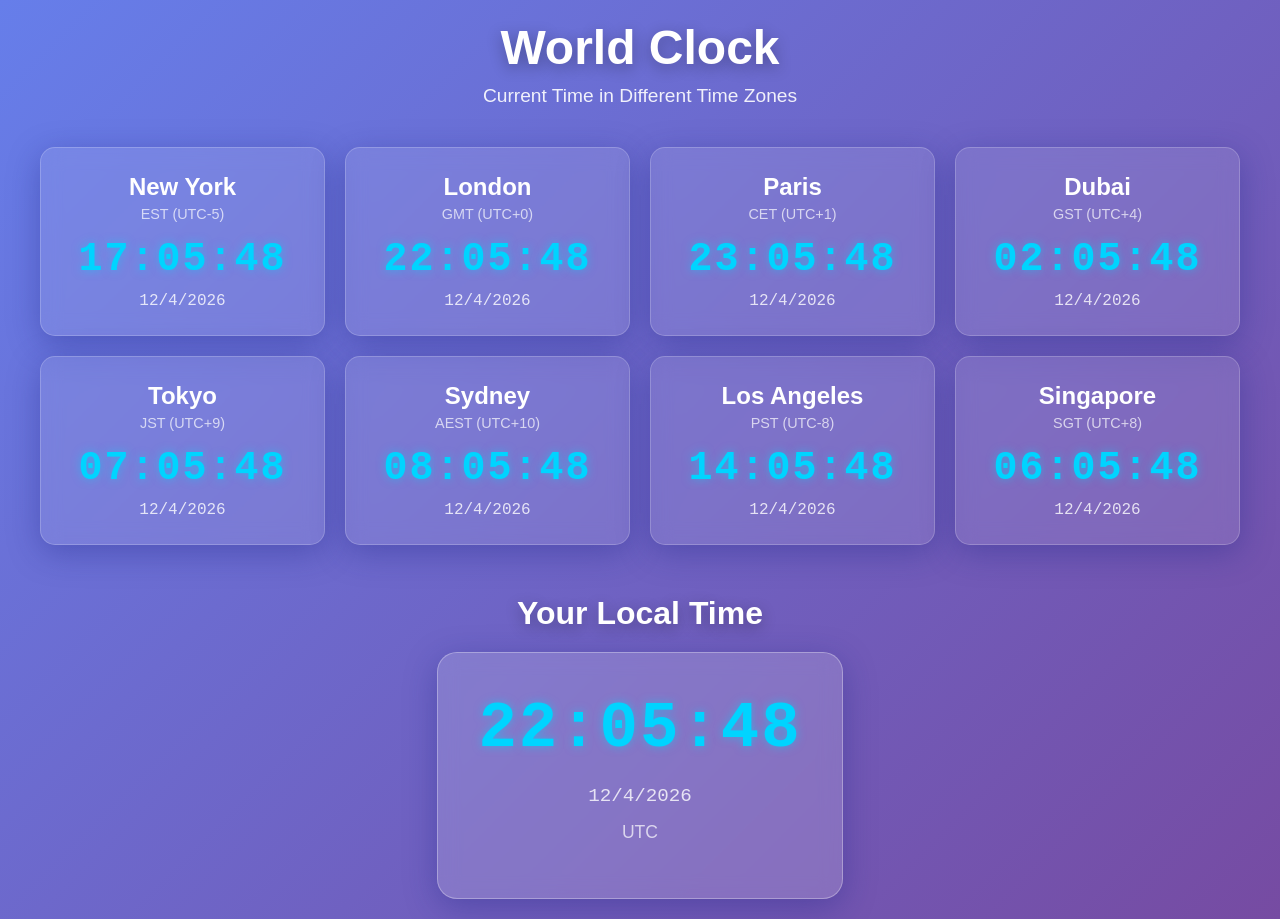
<file: index.html>
<!DOCTYPE html>
<html lang="en">
<head>
    <meta charset="UTF-8">
    <meta name="viewport" content="width=device-width, initial-scale=1.0">
    <title>Digital Clock - Multiple Time Zones</title>
    <link rel="stylesheet" href="styles.css">
</head>
<body>
    <div class="container">
        <h1>World Clock</h1>
        <p class="subtitle">Current Time in Different Time Zones</p>
        
        <div class="clocks-grid">
            <div class="clock-card">
                <div class="city-name">New York</div>
                <div class="timezone">EST (UTC-5)</div>
                <div class="digital-time" id="ny-time">00:00:00</div>
                <div class="date" id="ny-date">--/--/----</div>
            </div>
            
            <div class="clock-card">
                <div class="city-name">London</div>
                <div class="timezone">GMT (UTC+0)</div>
                <div class="digital-time" id="london-time">00:00:00</div>
                <div class="date" id="london-date">--/--/----</div>
            </div>
            
            <div class="clock-card">
                <div class="city-name">Paris</div>
                <div class="timezone">CET (UTC+1)</div>
                <div class="digital-time" id="paris-time">00:00:00</div>
                <div class="date" id="paris-date">--/--/----</div>
            </div>
            
            <div class="clock-card">
                <div class="city-name">Dubai</div>
                <div class="timezone">GST (UTC+4)</div>
                <div class="digital-time" id="dubai-time">00:00:00</div>
                <div class="date" id="dubai-date">--/--/----</div>
            </div>
            
            <div class="clock-card">
                <div class="city-name">Tokyo</div>
                <div class="timezone">JST (UTC+9)</div>
                <div class="digital-time" id="tokyo-time">00:00:00</div>
                <div class="date" id="tokyo-date">--/--/----</div>
            </div>
            
            <div class="clock-card">
                <div class="city-name">Sydney</div>
                <div class="timezone">AEST (UTC+10)</div>
                <div class="digital-time" id="sydney-time">00:00:00</div>
                <div class="date" id="sydney-date">--/--/----</div>
            </div>
            
            <div class="clock-card">
                <div class="city-name">Los Angeles</div>
                <div class="timezone">PST (UTC-8)</div>
                <div class="digital-time" id="la-time">00:00:00</div>
                <div class="date" id="la-date">--/--/----</div>
            </div>
            
            <div class="clock-card">
                <div class="city-name">Singapore</div>
                <div class="timezone">SGT (UTC+8)</div>
                <div class="digital-time" id="singapore-time">00:00:00</div>
                <div class="date" id="singapore-date">--/--/----</div>
            </div>
        </div>
        
        <div class="local-time-section">
            <h2>Your Local Time</h2>
            <div class="local-clock-card">
                <div class="digital-time" id="local-time">00:00:00</div>
                <div class="date" id="local-date">--/--/----</div>
                <div class="timezone" id="local-timezone">Timezone</div>
            </div>
        </div>
    </div>
    
    <script src="script.js"></script>
</body>
</html>
</file>
<file: styles.css>
* {
    margin: 0;
    padding: 0;
    box-sizing: border-box;
}

body {
    font-family: 'Arial', sans-serif;
    background: linear-gradient(135deg, #667eea 0%, #764ba2 100%);
    min-height: 100vh;
    display: flex;
    justify-content: center;
    align-items: center;
    padding: 20px;
}

.container {
    width: 100%;
    max-width: 1200px;
}

h1 {
    text-align: center;
    color: #fff;
    font-size: 3em;
    margin-bottom: 10px;
    text-shadow: 0 4px 15px rgba(0, 0, 0, 0.3);
}

.subtitle {
    text-align: center;
    color: rgba(255, 255, 255, 0.9);
    font-size: 1.2em;
    margin-bottom: 40px;
}

.clocks-grid {
    display: grid;
    grid-template-columns: repeat(auto-fit, minmax(250px, 1fr));
    gap: 20px;
    margin-bottom: 40px;
}

.clock-card {
    background: rgba(255, 255, 255, 0.1);
    backdrop-filter: blur(10px);
    border: 1px solid rgba(255, 255, 255, 0.2);
    border-radius: 15px;
    padding: 25px;
    text-align: center;
    transition: all 0.3s ease;
    box-shadow: 0 8px 32px 0 rgba(31, 38, 135, 0.37);
}

.clock-card:hover {
    background: rgba(255, 255, 255, 0.15);
    transform: translateY(-5px);
    box-shadow: 0 12px 40px 0 rgba(31, 38, 135, 0.5);
}

.city-name {
    font-size: 1.5em;
    font-weight: bold;
    color: #fff;
    margin-bottom: 5px;
}

.timezone {
    font-size: 0.9em;
    color: rgba(255, 255, 255, 0.7);
    margin-bottom: 15px;
}

.digital-time {
    font-size: 2.5em;
    font-weight: bold;
    color: #00d4ff;
    font-family: 'Courier New', monospace;
    margin-bottom: 10px;
    text-shadow: 0 0 10px rgba(0, 212, 255, 0.5);
    letter-spacing: 2px;
}

.date {
    font-size: 1em;
    color: rgba(255, 255, 255, 0.8);
    font-family: 'Courier New', monospace;
}

.local-time-section {
    text-align: center;
    margin-top: 50px;
}

.local-time-section h2 {
    color: #fff;
    font-size: 2em;
    margin-bottom: 20px;
    text-shadow: 0 4px 15px rgba(0, 0, 0, 0.3);
}

.local-clock-card {
    background: rgba(255, 255, 255, 0.15);
    backdrop-filter: blur(10px);
    border: 1px solid rgba(255, 255, 255, 0.3);
    border-radius: 20px;
    padding: 40px;
    display: inline-block;
    box-shadow: 0 8px 32px 0 rgba(31, 38, 135, 0.37);
    transition: all 0.3s ease;
}

.local-clock-card:hover {
    background: rgba(255, 255, 255, 0.2);
    transform: scale(1.05);
}

.local-clock-card .digital-time {
    font-size: 4em;
    margin-bottom: 20px;
}

.local-clock-card .date {
    font-size: 1.2em;
    margin-bottom: 15px;
}

.local-clock-card .timezone {
    font-size: 1.1em;
}

/* Responsive Design */
@media (max-width: 768px) {
    h1 {
        font-size: 2em;
    }
    
    .clocks-grid {
        grid-template-columns: repeat(auto-fit, minmax(200px, 1fr));
        gap: 15px;
    }
    
    .digital-time {
        font-size: 2em;
    }
    
    .local-clock-card .digital-time {
        font-size: 2.5em;
    }
}

@media (max-width: 480px) {
    h1 {
        font-size: 1.5em;
    }
    
    .clocks-grid {
        grid-template-columns: 1fr;
    }
    
    .digital-time {
        font-size: 1.8em;
    }
    
    .local-clock-card .digital-time {
        font-size: 2em;
    }
}
</file>
